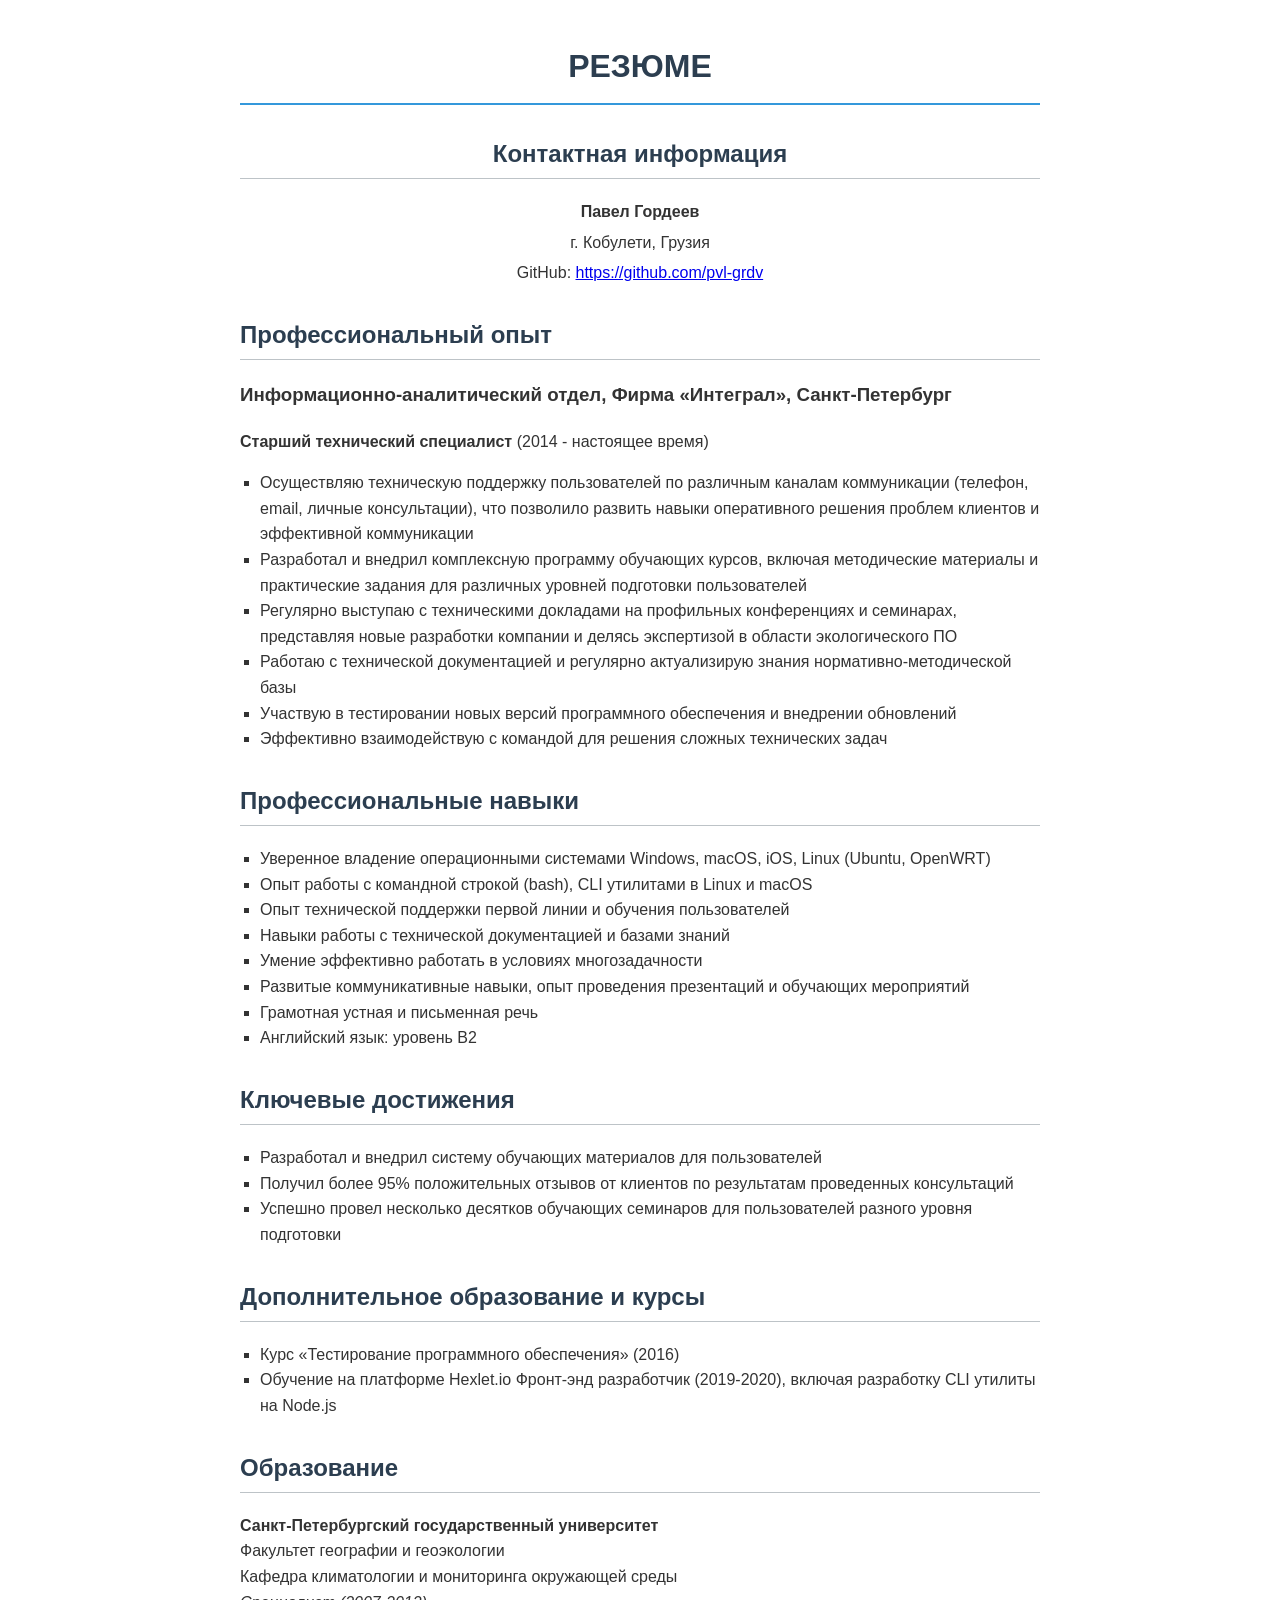
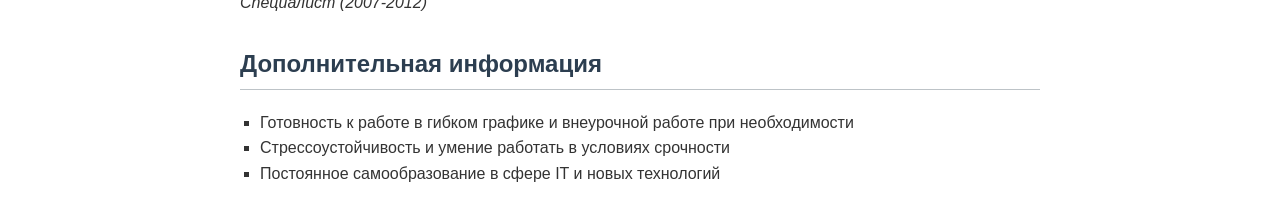
<file: index.html>
<!DOCTYPE html>
<html lang="ru">
<head>
    <meta charset="UTF-8">
    <meta name="viewport" content="width=device-width, initial-scale=1.0">
    <title>Резюме - Павел Гордеев</title>
    <style>
        body {
            font-family: Arial, sans-serif;
            line-height: 1.6;
            max-width: 800px;
            margin: 0 auto;
            padding: 20px;
            color: #333;
        }
        h1 {
            text-align: center;
            color: #2c3e50;
            border-bottom: 2px solid #3498db;
            padding-bottom: 10px;
        }
        h2 {
            color: #2c3e50;
            margin-top: 30px;
            border-bottom: 1px solid #bdc3c7;
            padding-bottom: 5px;
        }
        ul {
            list-style-type: square;
            padding-left: 20px;
        }
        .contact-info {
            text-align: center;
            margin-bottom: 30px;
        }
        .contact-info p {
            margin: 5px 0;
        }
        .achievement {
            margin: 10px 0;
        }
    </style>
</head>
<body>
    <h1>РЕЗЮМЕ</h1>

    <div class="contact-info">
        <h2>Контактная информация</h2>
        <p><strong>Павел Гордеев</strong></p>
        <p>г. Кобулети, Грузия</p>
        <p>GitHub: <a href="https://github.com/pvl-grdv" target="_blank">https://github.com/pvl-grdv</a></p>
    </div>

    <section>
        <h2>Профессиональный опыт</h2>
        <h3>Информационно-аналитический отдел, Фирма «Интеграл», Санкт-Петербург</h3>
        <p><strong>Старший технический специалист</strong> (2014 - настоящее время)</p>
        <ul>
            <li>Осуществляю техническую поддержку пользователей по различным каналам коммуникации (телефон, email, личные консультации), что позволило развить навыки оперативного решения проблем клиентов и эффективной коммуникации</li>
            <li>Разработал и внедрил комплексную программу обучающих курсов, включая методические материалы и практические задания для различных уровней подготовки пользователей</li>
            <li>Регулярно выступаю с техническими докладами на профильных конференциях и семинарах, представляя новые разработки компании и делясь экспертизой в области экологического ПО</li>
            <li>Работаю с технической документацией и регулярно актуализирую знания нормативно-методической базы</li>
            <li>Участвую в тестировании новых версий программного обеспечения и внедрении обновлений</li>
            <li>Эффективно взаимодействую с командой для решения сложных технических задач</li>
        </ul>
    </section>

    <section>
        <h2>Профессиональные навыки</h2>
        <ul>
            <li>Уверенное владение операционными системами Windows, macOS, iOS, Linux (Ubuntu, OpenWRT)</li>
            <li>Опыт работы с командной строкой (bash), CLI утилитами в Linux и macOS</li>
            <li>Опыт технической поддержки первой линии и обучения пользователей</li>
            <li>Навыки работы с технической документацией и базами знаний</li>
            <li>Умение эффективно работать в условиях многозадачности</li>
            <li>Развитые коммуникативные навыки, опыт проведения презентаций и обучающих мероприятий</li>
            <li>Грамотная устная и письменная речь</li>
            <li>Английский язык: уровень B2</li>
        </ul>
    </section>

    <section>
        <h2>Ключевые достижения</h2>
        <ul>
            <li>Разработал и внедрил систему обучающих материалов для пользователей</li>
            <li>Получил более 95% положительных отзывов от клиентов по результатам проведенных консультаций</li>
            <li>Успешно провел несколько десятков обучающих семинаров для пользователей разного уровня подготовки</li>
        </ul>
    </section>

    <section>
        <h2>Дополнительное образование и курсы</h2>
        <ul>
            <li>Курс «Тестирование программного обеспечения» (2016)</li>
            <li>Обучение на платформе Hexlet.io Фронт-энд разработчик (2019-2020), включая разработку CLI утилиты на Node.js</li>
        </ul>
    </section>

    <section>
        <h2>Образование</h2>
        <p><strong>Санкт-Петербургский государственный университет</strong><br>
        Факультет географии и геоэкологии<br>
        Кафедра климатологии и мониторинга окружающей среды<br>
        <em>Специалист (2007-2012)</em></p>
    </section>

    <section>
        <h2>Дополнительная информация</h2>
        <ul>
            <li>Готовность к работе в гибком графике и внеурочной работе при необходимости</li>
            <li>Стрессоустойчивость и умение работать в условиях срочности</li>
            <li>Постоянное самообразование в сфере IT и новых технологий</li>
        </ul>
    </section>
</body>
</html>
</file>
